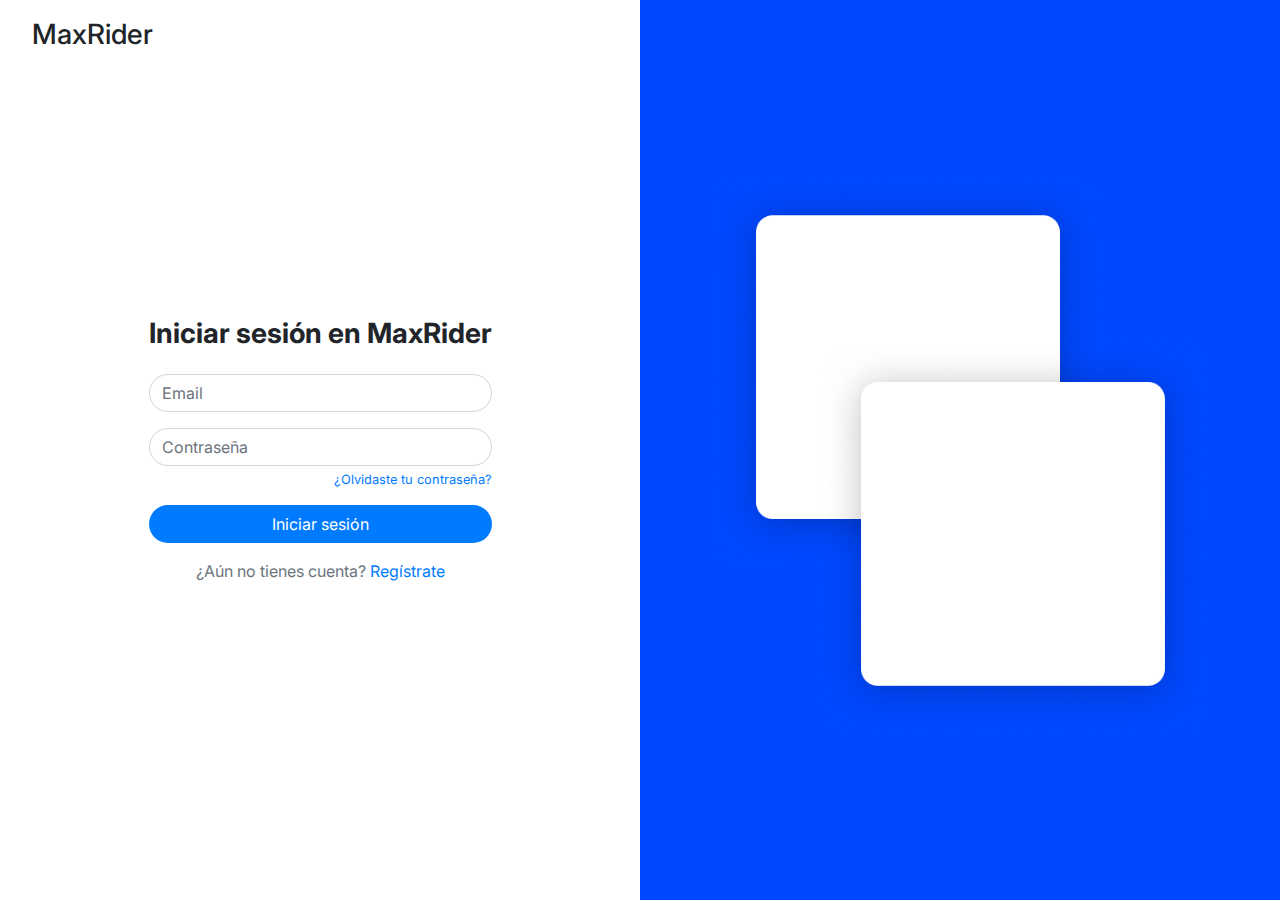
<file: login.html>
<!DOCTYPE html>
<html lang="en">
<head>
  <meta charset="UTF-8">
  <meta name="viewport" content="width=device-width, initial-scale=1.0">
  <title>MaxRider - Login</title>
  <link rel="stylesheet" href="https://stackpath.bootstrapcdn.com/bootstrap/4.3.1/css/bootstrap.min.css">
  <link rel="stylesheet" href="assets/css/login.css">
  <link href="https://fonts.googleapis.com/css?family=Inter&display=swap" rel="stylesheet">

</head>
<body>

  <div class="container-fluid h-100">
    <div class="row h-100">

      <div class="col-md-6 left-side">

        <h3 class="mb-4 text-md-center" id="company-title">MaxRider</h3>

        <div class="form-container">
          <h5 class="mb-4" style="font-size: 28px; font-weight: 700;">Iniciar sesión en MaxRider</h5>

          <div class="form-group">
            <input type="email" class="form-control rounded-pill" id="email" placeholder="Email">
          </div>
          <div class="form-group">
            <input type="password" class="form-control rounded-pill" id="password" placeholder="Contraseña">
            <small class="form-text text-muted text-right"><a href="#">¿Olvidaste tu contraseña?</a></small>
          </div>
          <button type="submit" class="btn btn-login btn-block mb-3 rounded-pill">Iniciar sesión</button>

          <small class="form-text text-muted text-center" style="font-size: 16px; ">¿Aún no tienes cuenta? <a href="#">Regístrate</a></small>
        </div>

      </div>

      <div class="col-md-6 right-side"></div>

    </div>
  </div>

  <script src="https://code.jquery.com/jquery-3.3.1.slim.min.js"></script>
  <script src="https://cdnjs.cloudflare.com/ajax/libs/popper.js/1.14.7/umd/popper.min.js"></script>
  <script src="https://stackpath.bootstrapcdn.com/bootstrap/4.3.1/js/bootstrap.min.js"></script>

</body>
</html>
</file>
<file: assets/css/login.css>
body {
    height: 100vh;
    font-family: 'Inter', sans-serif;
  }

  .left-side {
    height: 100%;
    display: flex;
    flex-direction: column;
    justify-content: center;
    align-items: center;
  }

  #company-title {
    position: absolute;
    top: 2%;
    left: 5%;
  }

  .right-side {
    height: 100%;
    background-image: url("../images/login-image.png");
    background-size: contain;
    background-repeat: no-repeat;
    background-color: #0047FF;
    background-position: center;
  }

  .btn-login {
    background-color: #007bff;
    color: #fff;
  }
</file>
